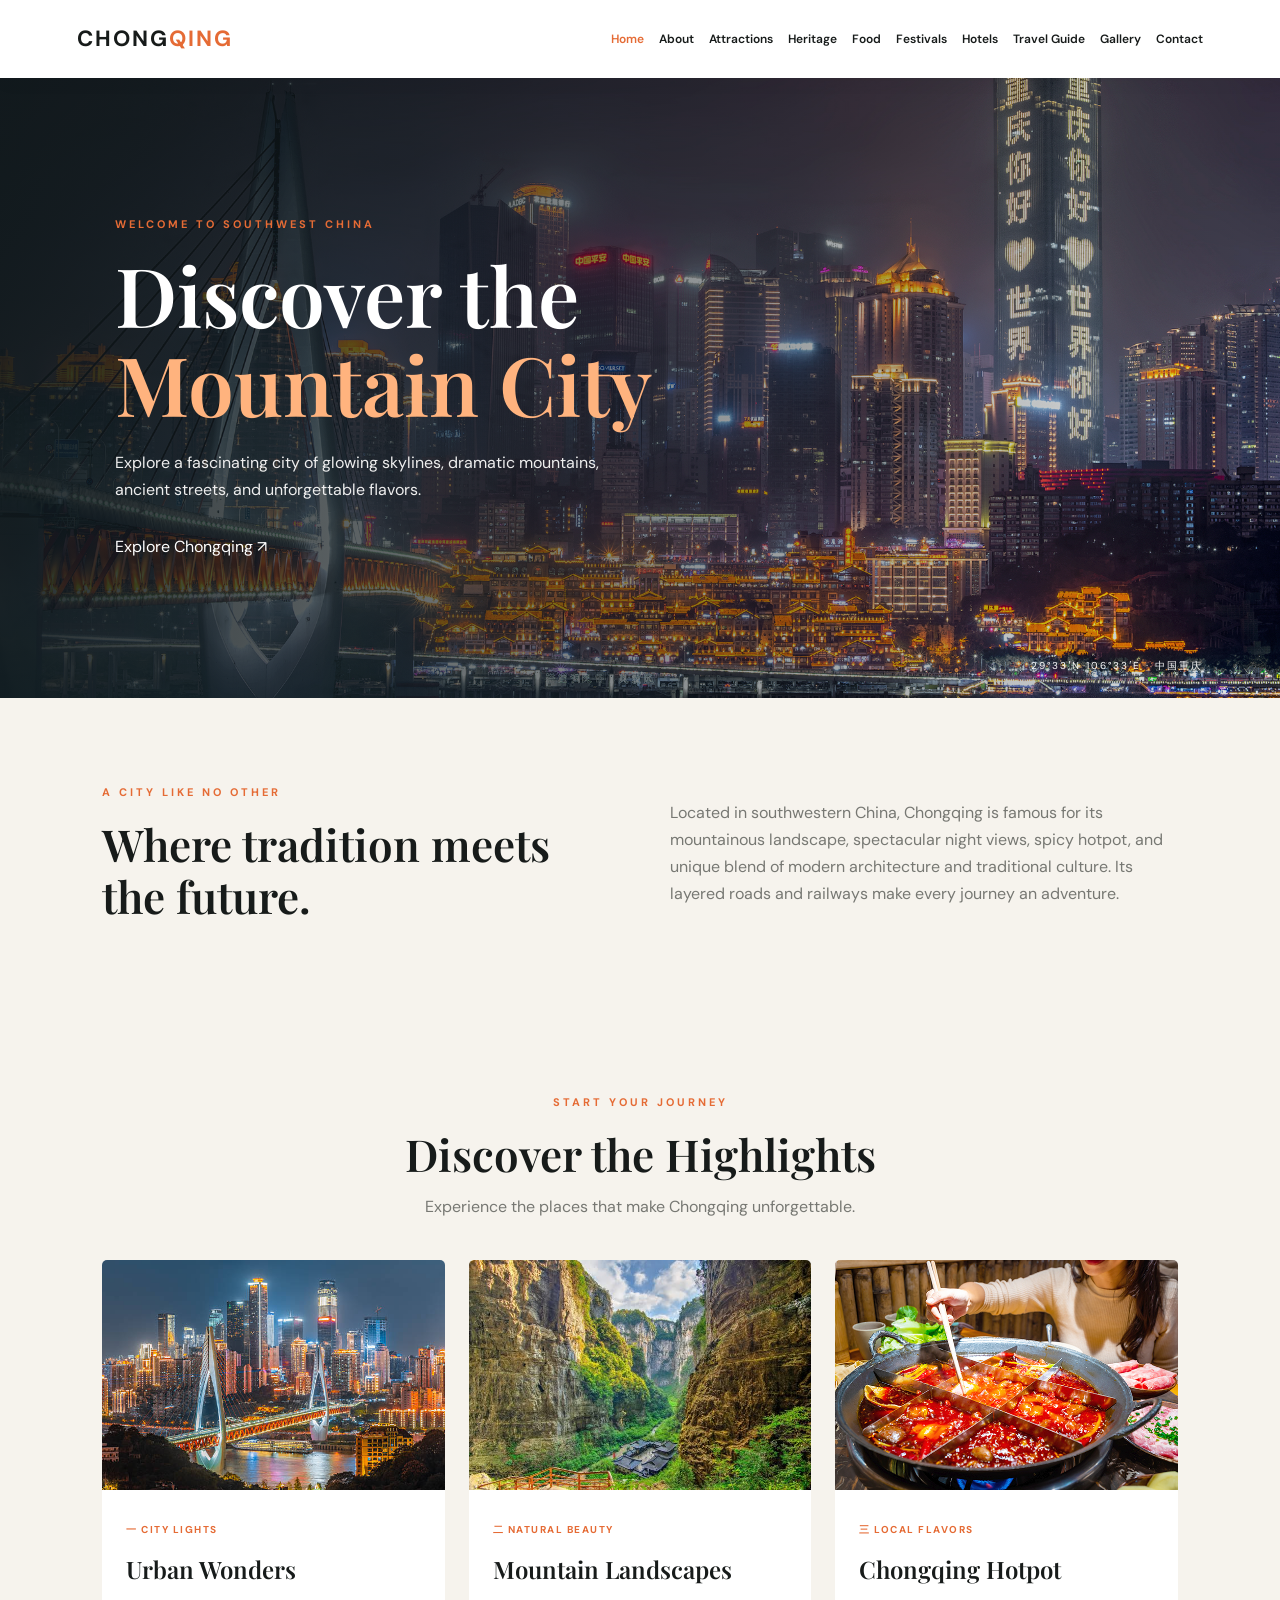
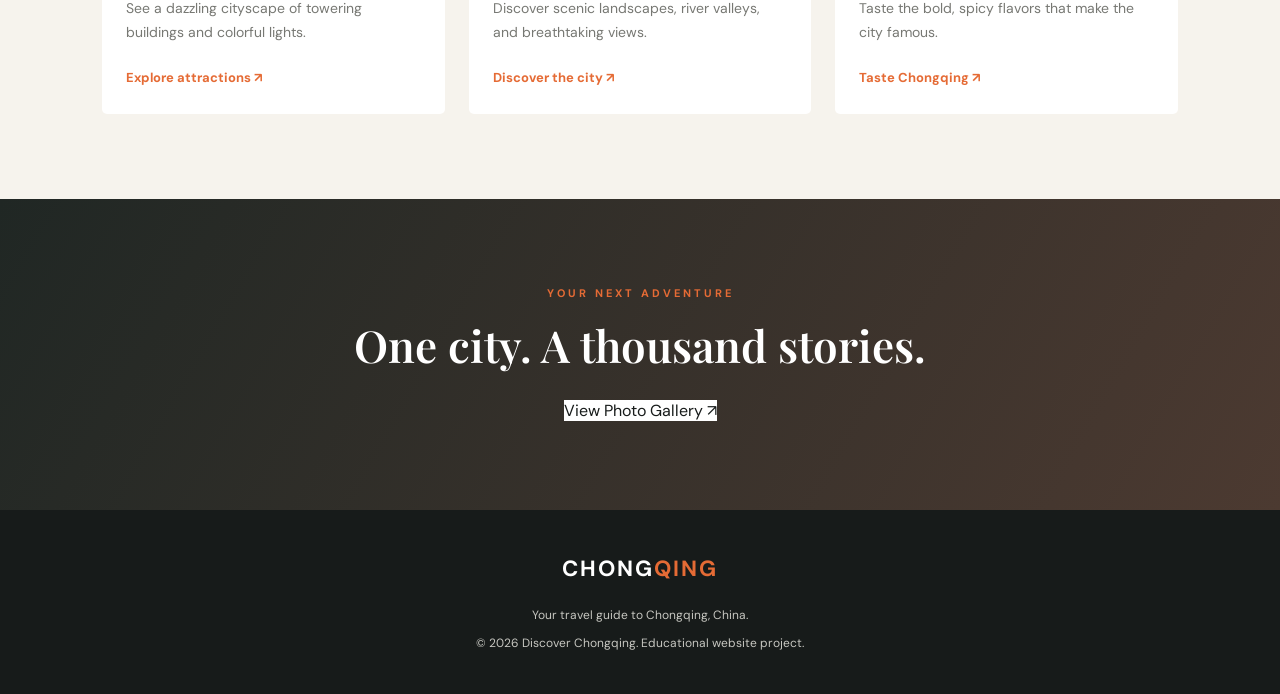
<file: index.html>
<!DOCTYPE html>
<html lang="en">
<head>
    <meta charset="UTF-8">
    <meta name="viewport" content="width=device-width, initial-scale=1.0">
    <title>Discover Chongqing | Tourism Guide</title>
    <link rel="stylesheet" href="style.css">
</head>
<body>

<header class="navbar">
    <a href="index.html" class="logo">CHONG<span>QING</span></a>


    <nav id="navMenu">
        <a href="index.html" class="active">Home</a>
        <a href="about.html">About</a>
        <a href="attractions.html">Attractions</a>
        <a href="heritage.html">Heritage</a>
        <a href="food.html">Food</a>
        <a href="festivals.html">Festivals</a>
        <a href="accomodation.html">Hotels</a>
        <a href="transportation.html">Travel Guide</a>
        <a href="gallery.html">Gallery</a>
        <a href="contact.html">Contact</a>
    </nav>
</header>

<section class="hero">
    <div class="hero-content">
        <p class="eyebrow">WELCOME TO SOUTHWEST CHINA</p>
        <h1>Discover the<br><span>Mountain City</span></h1>
        <p class="hero-description">
            Explore a fascinating city of glowing skylines, dramatic
            mountains, ancient streets, and unforgettable flavors.
        </p>
        <a href="attractions.html" class="btn">Explore Chongqing ↗</a>
    </div>
    <div class="hero-caption">29°33′N 106°33′E · 中国重庆</div>
</section>

<section class="intro section">
    <div>
        <p class="eyebrow">A CITY LIKE NO OTHER</p>
        <h2>Where tradition meets the future.</h2>
    </div>
    <p>
        Located in southwestern China, Chongqing is famous for its
        mountainous landscape, spectacular night views, spicy hotpot,
        and unique blend of modern architecture and traditional culture.
        Its layered roads and railways make every journey an adventure.
    </p>
</section>

<section class="section highlights">
    <div class="section-heading">
        <p class="eyebrow">START YOUR JOURNEY</p>
        <h2>Discover the Highlights</h2>
        <p>Experience the places that make Chongqing unforgettable.</p>
    </div>

    <div class="card-grid">
        <article class="place-card">
            <img src="image/nightchongqing.jpg">
            <div class="card-content">
                <span class="card-number">一 CITY LIGHTS</span>
                <h3>Urban Wonders</h3>
                <p>See a dazzling cityscape of towering buildings and colorful lights.</p>
                <a href="attractions.html">Explore attractions ↗</a>
            </div>
        </article>

        <article class="place-card">
            <img src="image/chongqingmountainindex.jfif"
                 alt="Mountain scenery">
            <div class="card-content">
                <span class="card-number">二 NATURAL BEAUTY</span>
                <h3>Mountain Landscapes</h3>
                <p>Discover scenic landscapes, river valleys, and breathtaking views.</p>
                <a href="about.html">Discover the city ↗</a>
            </div>
        </article>

        <article class="place-card">
            <img src="image/try-chongqing-hot-pot_80901.jpg"
                 alt="Chinese cuisine">
            <div class="card-content">
                <span class="card-number">三 LOCAL FLAVORS</span>
                <h3>Chongqing Hotpot</h3>
                <p>Taste the bold, spicy flavors that make the city famous.</p>
                <a href="food.html">Taste Chongqing ↗</a>
            </div>
        </article>
    </div>
</section>

<section class="quote-banner">
    <p class="eyebrow">YOUR NEXT ADVENTURE</p>
    <h2>One city. A thousand stories.</h2>
    <a href="gallery.html" class="btn btn-light">View Photo Gallery ↗</a>
</section>

<footer>
    <a href="index.html" class="logo">CHONG<span>QING</span></a>
    <p>Your travel guide to Chongqing, China.</p>
    <p>© 2026 Discover Chongqing. Educational website project.</p>
</footer>
</body>
</html>
</file>
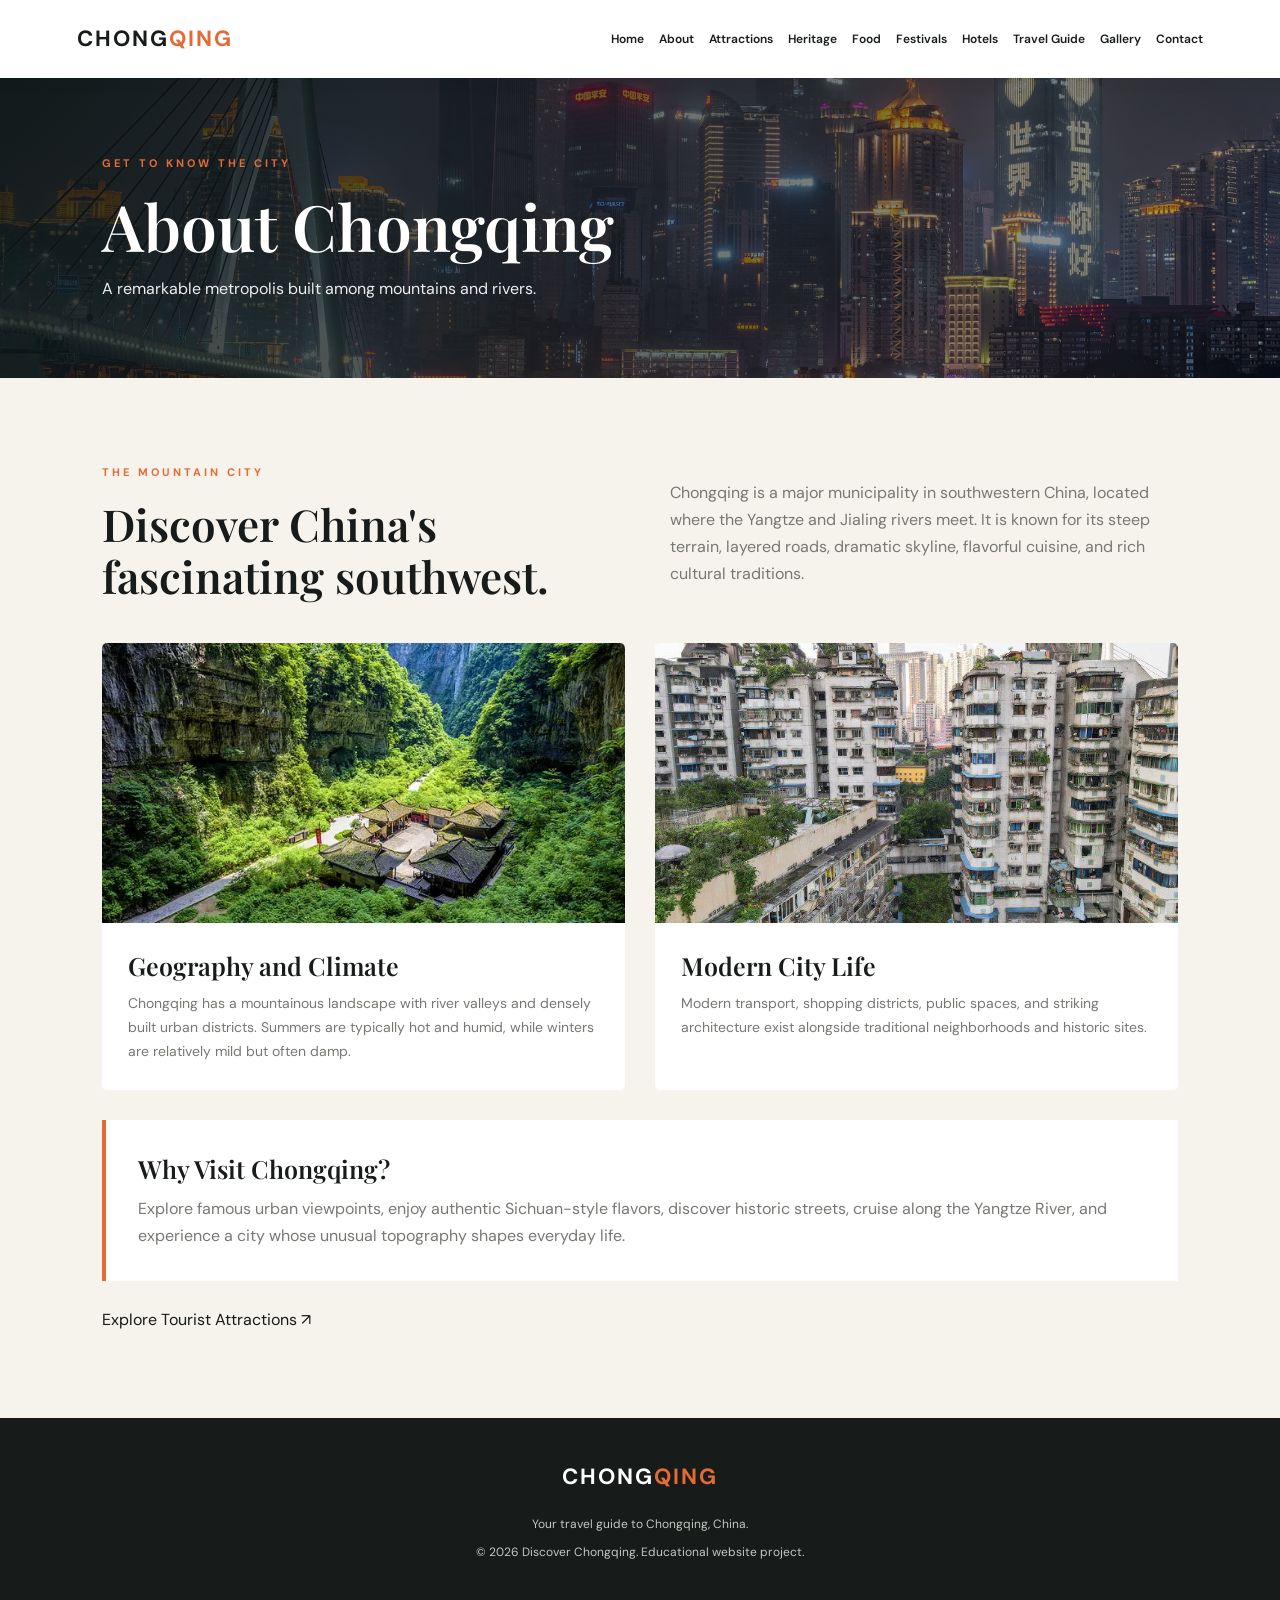
<file: about.html>
<!DOCTYPE html>
<html lang="en">
<head>
<meta charset="UTF-8">
<meta name="viewport" content="width=device-width, initial-scale=1.0">
<title>About Chongqing | Discover Chongqing</title>
<link rel="stylesheet" href="style.css">
</head>
<body>
<header class="navbar">
<a href="index.html" class="logo">CHONG<span>QING</span></a>
<nav id="navMenu">
<a href="index.html">Home</a>
<a href="about.html">About</a>
<a href="attractions.html">Attractions</a>
<a href="heritage.html">Heritage</a>
<a href="food.html">Food</a>
<a href="festivals.html">Festivals</a>
<a href="accomodation.html">Hotels</a>
<a href="transportation.html">Travel Guide</a>
<a href="gallery.html">Gallery</a>
<a href="contact.html">Contact</a>
</nav>
</header>

<section class="page-banner">
<p class="eyebrow">GET TO KNOW THE CITY</p>
<h1>About Chongqing</h1>
<p>A remarkable metropolis built among mountains and rivers.</p>
</section>

<section class="section">
<div class="intro">
<div>
<p class="eyebrow">THE MOUNTAIN CITY</p>
<h2>Discover China's fascinating southwest.</h2>
</div>
<p>Chongqing is a major municipality in southwestern China, located where the Yangtze and Jialing rivers meet. It is known for its steep terrain, layered roads, dramatic skyline, flavorful cuisine, and rich cultural traditions.</p>
</div>

<div class="content-grid" style="margin-top:40px">
<article class="content-block">
<img src="image/1mj4i12000m4ztd2k29DE_Z_640_10000_R5.jpg_.webp" alt="Mountainous Landscape">
<div class="content-text">
<h3>Geography and Climate</h3>
<p>Chongqing has a mountainous landscape with river valleys and densely built urban districts. Summers are typically hot and humid, while winters are relatively mild but often damp.</p>
</div>
</article>
<article class="content-block">
<img src="image/23cibbbpunpb1.jpg" alt="Urban architecture">
<div class="content-text">
<h3>Modern City Life</h3>
<p>Modern transport, shopping districts, public spaces, and striking architecture exist alongside traditional neighborhoods and historic sites.</p>
</div>
</article>
</div>

<div class="info-panel" style="margin-top:30px">
<h3>Why Visit Chongqing?</h3>
<p>Explore famous urban viewpoints, enjoy authentic Sichuan-style flavors, discover historic streets, cruise along the Yangtze River, and experience a city whose unusual topography shapes everyday life.</p>
</div>
<a class="btn" href="attractions.html">Explore Tourist Attractions ↗</a>
</section>

<footer><a href="index.html" class="logo">CHONG<span>QING</span></a><p>Your travel guide to Chongqing, China.</p><p>© 2026 Discover Chongqing. Educational website project.</p></footer>
</body>
</html>
</file>
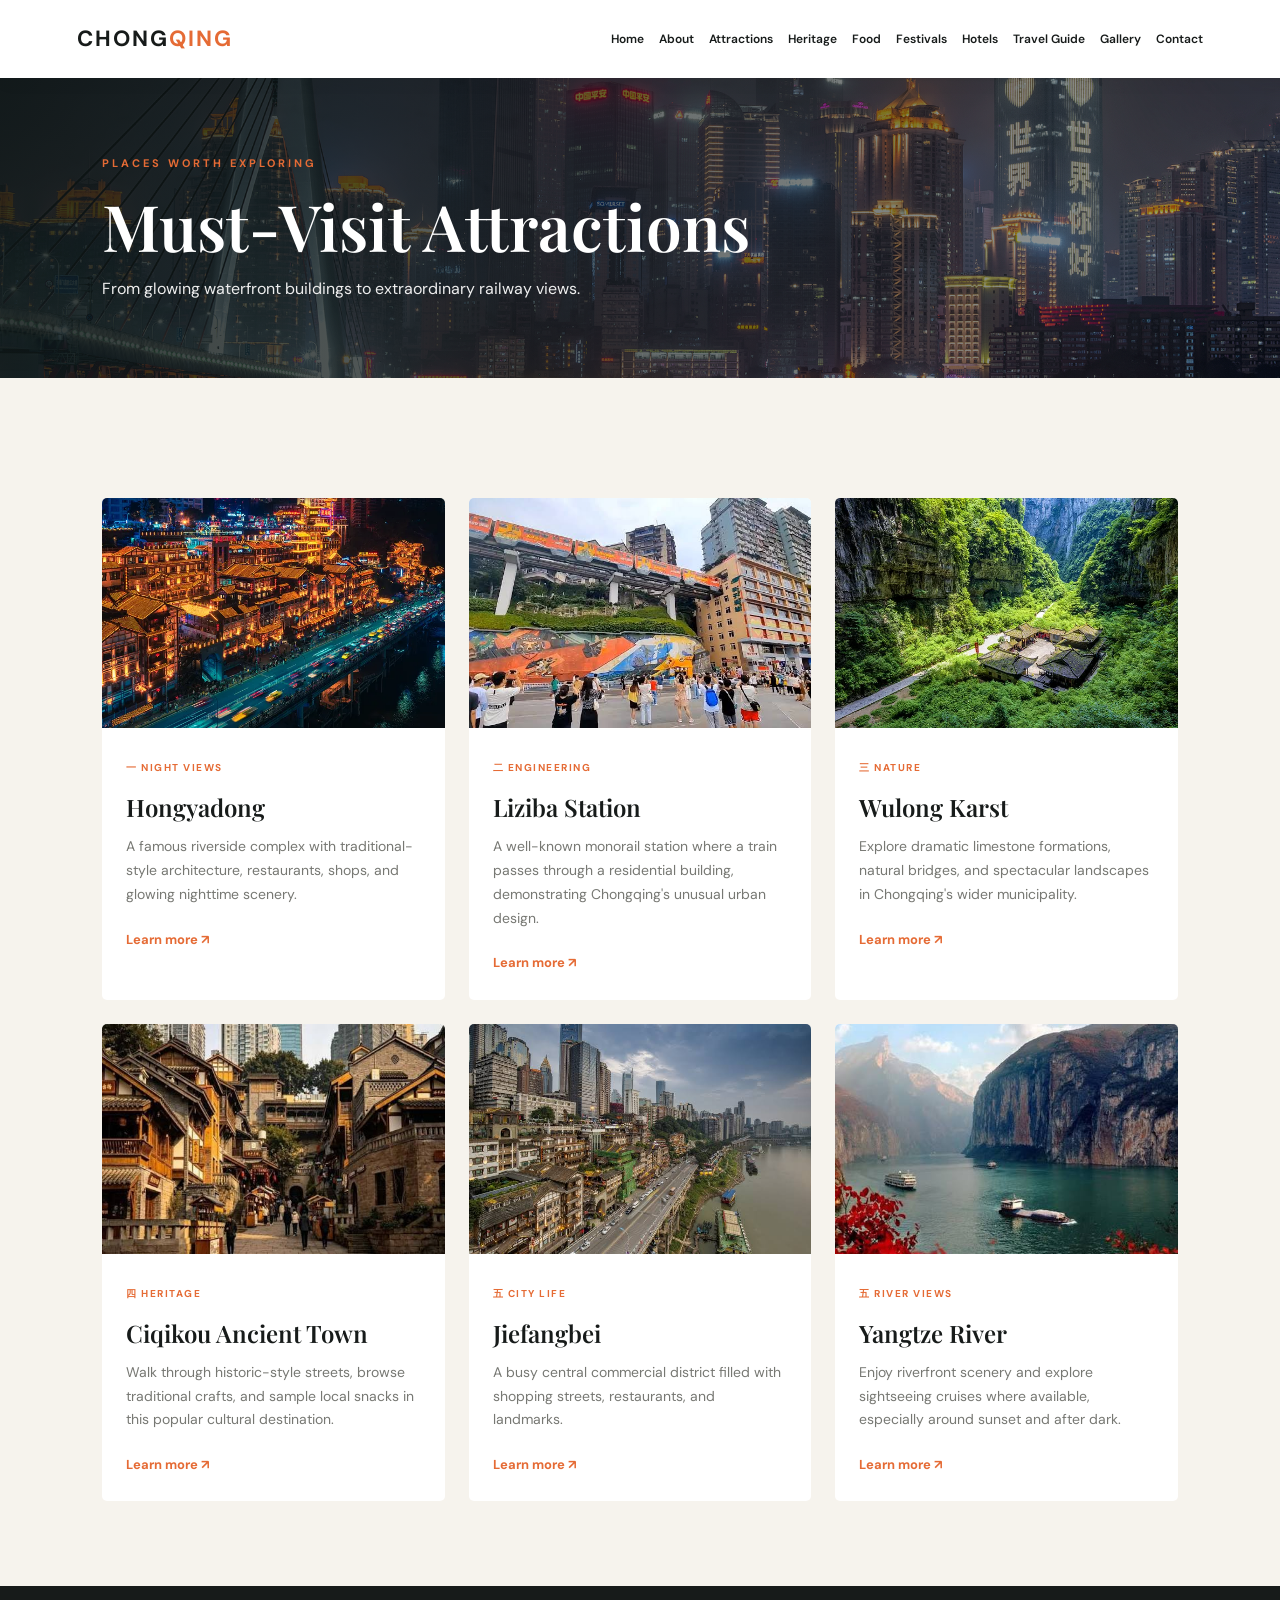
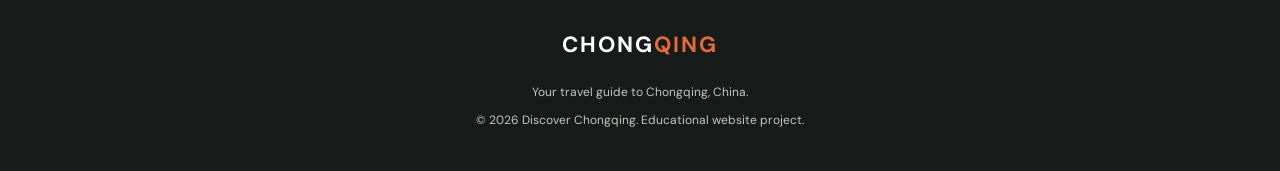
<file: attractions.html>
<!DOCTYPE html>
<html lang="en">
<head>
<meta charset="UTF-8">
<meta name="viewport" content="width=device-width, initial-scale=1.0">
<title>Tourist Attractions | Chongqing</title>
<link rel="stylesheet" href="style.css">
</head>

<body>
<header class="navbar">
<a href="index.html" class="logo">CHONG<span>QING</span></a>
<nav id="navMenu">
<a href="index.html">Home</a>
<a href="about.html">About</a>
<a href="attractions.html">Attractions</a>
<a href="heritage.html">Heritage</a>
<a href="food.html">Food</a>
<a href="festivals.html">Festivals</a>
<a href="accomodation.html">Hotels</a>
<a href="transportation.html">Travel Guide</a>
<a href="gallery.html">Gallery</a>
<a href="contact.html">Contact</a>
</nav>
</header>

<section class="page-banner">
<p class="eyebrow">PLACES WORTH EXPLORING</p>
<h1>Must-Visit Attractions</h1>
<p>From glowing waterfront buildings to extraordinary railway views.</p>
</section>

<section class="section">
<div class="card-grid">
<article class="place-card">
<img src="image/1mj5912000m4y6s6fA638_Z_640_10000_R5.jpg_.webp" alt="Night city skyline">
<div class="card-content"><span class="card-number">一 NIGHT VIEWS</span><h3>Hongyadong</h3><p>A famous riverside complex with traditional-style architecture, restaurants, shops, and glowing nighttime scenery.</p><a href="https://en.wikipedia.org/wiki/Hongya_Cave" target="_blank" rel="noopener">Learn more ↗</a></div>
</article>

<article class="place-card">
<img src="image/liziba.jfif" alt="Urban rail transportation">
<div class="card-content"><span class="card-number">二 ENGINEERING</span><h3>Liziba Station</h3><p>A well-known monorail station where a train passes through a residential building, demonstrating Chongqing's unusual urban design.</p><a href="https://en.wikipedia.org/wiki/Liziba_station" target="_blank" rel="noopener">Learn more ↗</a></div>
</article>

<article class="place-card">
<img src="image/1mj4i12000m4ztd2k29DE_Z_640_10000_R5.jpg_.webp" alt="Mountain scenery">
<div class="card-content"><span class="card-number"> 三 NATURE</span><h3>Wulong Karst</h3><p>Explore dramatic limestone formations, natural bridges, and spectacular landscapes in Chongqing's wider municipality.</p><a href="https://en.wikipedia.org/wiki/Wulong_Karst" target="_blank" rel="noopener">Learn more ↗</a></div>
</article>

<article class="place-card">
<img src="image/ciqikou.jfif" alt="Traditional architecture">
<div class="card-content"><span class="card-number">四 HERITAGE</span><h3>Ciqikou Ancient Town</h3><p>Walk through historic-style streets, browse traditional crafts, and sample local snacks in this popular cultural destination.</p><a href="https://en.wikipedia.org/wiki/Ciqikou" target="_blank" rel="noopener">Learn more ↗</a></div>
</article>

<article class="place-card">
<img src="image/images.jfif" alt="City architecture">
<div class="card-content"><span class="card-number">五 CITY LIFE</span><h3>Jiefangbei</h3><p>A busy central commercial district filled with shopping streets, restaurants, and landmarks.</p><a href="https://en.wikipedia.org/wiki/Jiefangbei_CBD" target="_blank" rel="noopener">Learn more ↗</a></div>
</article>

<article class="place-card">
<img src="image/chi.jfif" alt="River and mountains">
<div class="card-content"><span class="card-number">五 RIVER VIEWS</span><h3>Yangtze River</h3><p>Enjoy riverfront scenery and explore sightseeing cruises where available, especially around sunset and after dark.</p><a href="https://en.wikipedia.org/wiki/Yangtze" target="_blank" rel="noopener">Learn more ↗</a></div>
</article>
</div>
</section>

<footer><a href="index.html" class="logo">CHONG<span>QING</span></a><p>Your travel guide to Chongqing, China.</p><p>© 2026 Discover Chongqing. Educational website project.</p></footer>
</body>
</html>
</file>
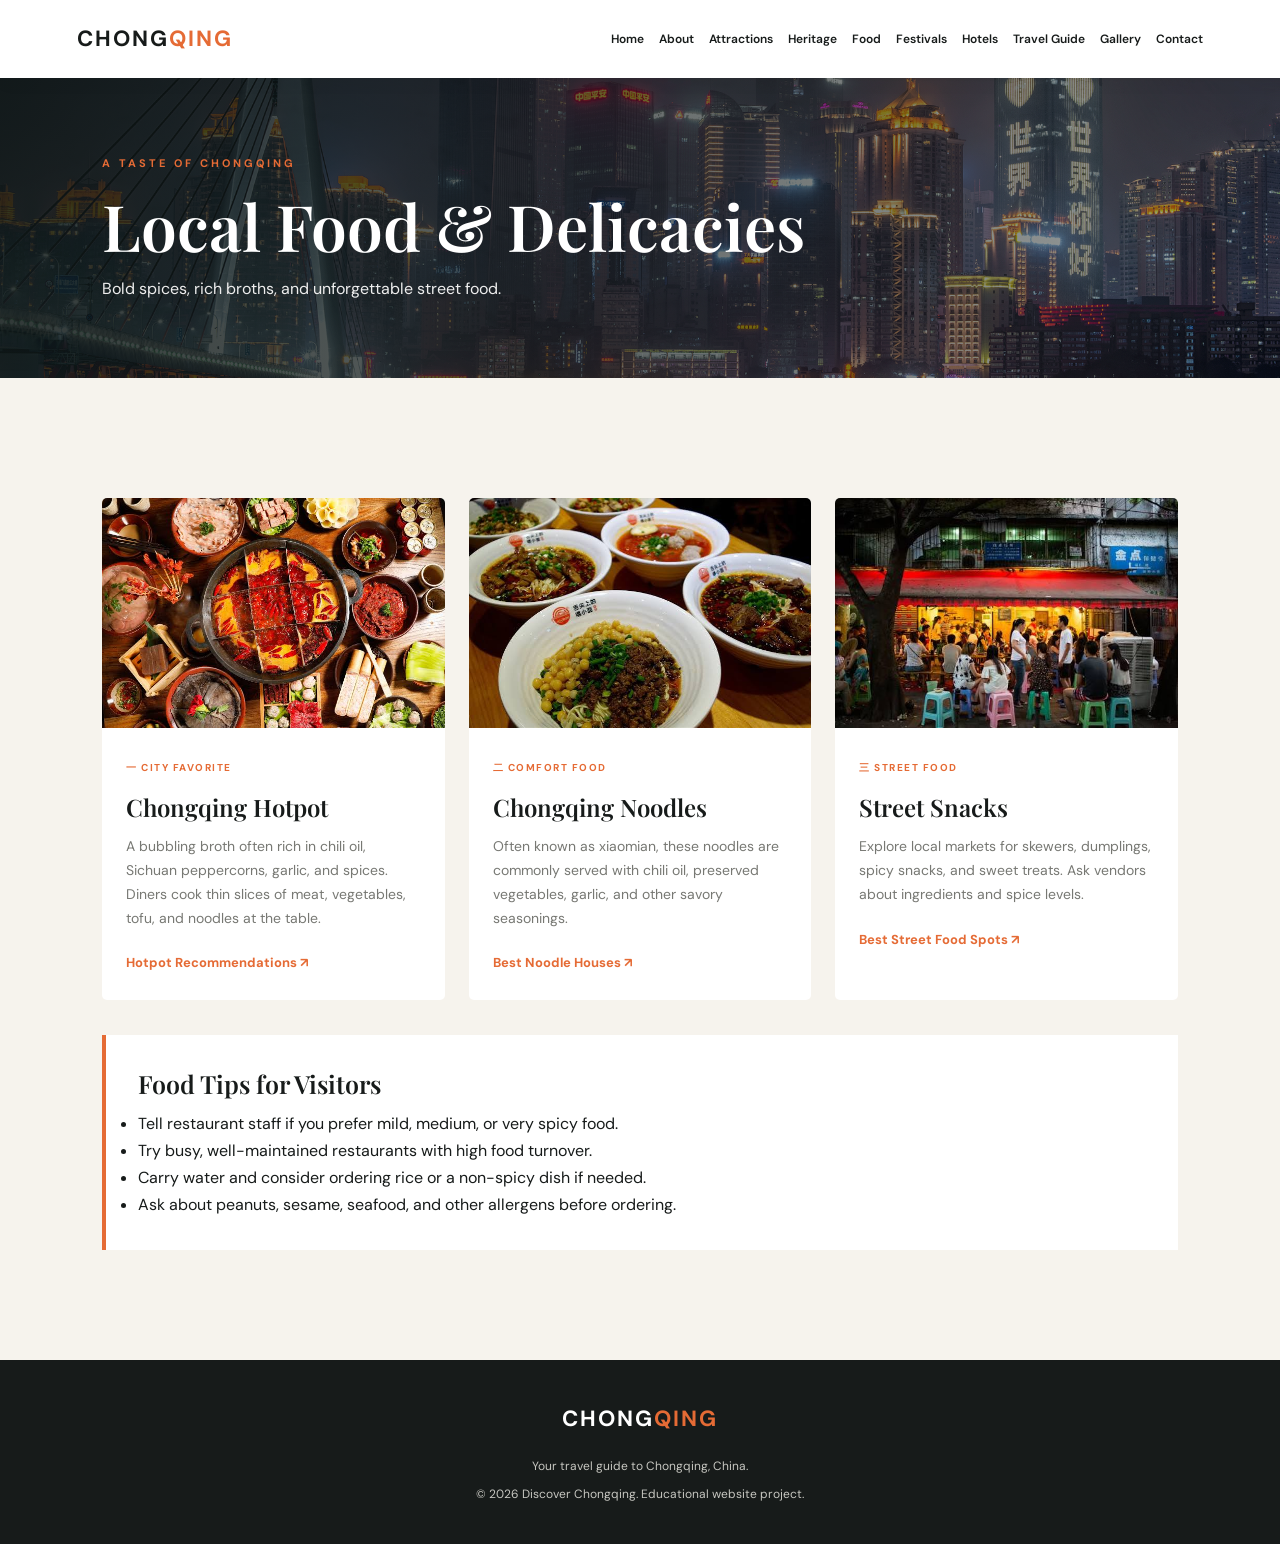
<file: food.html>
<!DOCTYPE html>
<html lang="en">
<head>
<meta charset="UTF-8">
<meta name="viewport" content="width=device-width, initial-scale=1.0">
<title>Food and Delicacies | Chongqing</title>
<link rel="stylesheet" href="style.css">
</head>
<body>
<header class="navbar">
<a href="index.html" class="logo">CHONG<span>QING</span></a>
<nav id="navMenu">
<a href="index.html">Home</a>
<a href="about.html">About</a>
<a href="attractions.html">Attractions</a>
<a href="heritage.html">Heritage</a>
<a href="food.html">Food</a>
<a href="festivals.html">Festivals</a>
<a href="accomodation.html">Hotels</a>
<a href="transportation.html">Travel Guide</a>
<a href="gallery.html">Gallery</a>
<a href="contact.html">Contact</a>
</nav>
</header>

<section class="page-banner">
<p class="eyebrow">A TASTE OF CHONGQING</p>
<h1>Local Food & Delicacies</h1>
<p>Bold spices, rich broths, and unforgettable street food.</p>
</section>

<section class="section">
<div class="card-grid">
<article class="place-card">
<img src="image/hatpat.jfif" alt="Asian hot food">
<div class="card-content"><span class="card-number">一 CITY FAVORITE</span><h3>Chongqing Hotpot</h3><p>A bubbling broth often rich in chili oil, Sichuan peppercorns, garlic, and spices. Diners cook thin slices of meat, vegetables, tofu, and noodles at the table.</p><a href="https://www.tripadvisor.com.ph/Restaurants-g294213-zfd10909-Chongqing-Hot_Pot.html" target="_blank" rel="noopener">Hotpot Recommendations ↗</a></div>
</article>
<article class="place-card">
<img src="image/nodols.jfif" alt="Noodle dish">
<div class="card-content"><span class="card-number">二 COMFORT FOOD</span><h3>Chongqing Noodles</h3><p>Often known as xiaomian, these noodles are commonly served with chili oil, preserved vegetables, garlic, and other savory seasonings.</p><a href="https://www.tripadvisor.com.ph/Restaurants-g294213-zfd10645-Chongqing-Noodle.html" target="_blank" rel="noopener">Best Noodle Houses ↗ </a></div>
</article>
<article class="place-card">
<img src="image/stritpod.jfif" alt="Street food">
<div class="card-content"><span class="card-number">三 STREET FOOD</span><h3>Street Snacks</h3><p>Explore local markets for skewers, dumplings, spicy snacks, and sweet treats. Ask vendors about ingredients and spice levels.</p><a href="https://www.tripadvisor.com/Restaurants-g294213-c10686-Chongqing.html" target="_blank" rel="noopener">Best Street Food Spots ↗ </a></div>
</article>
</div>

<div class="info-panel" style="margin-top:35px">
<h3>Food Tips for Visitors</h3>
<ul>
<li>Tell restaurant staff if you prefer mild, medium, or very spicy food.</li>
<li>Try busy, well-maintained restaurants with high food turnover.</li>
<li>Carry water and consider ordering rice or a non-spicy dish if needed.</li>
<li>Ask about peanuts, sesame, seafood, and other allergens before ordering.</li>
</ul>
</div>
</section>

<footer><a href="index.html" class="logo">CHONG<span>QING</span></a><p>Your travel guide to Chongqing, China.</p><p>© 2026 Discover Chongqing. Educational website project.</p></footer>
</body>
</html>
</file>
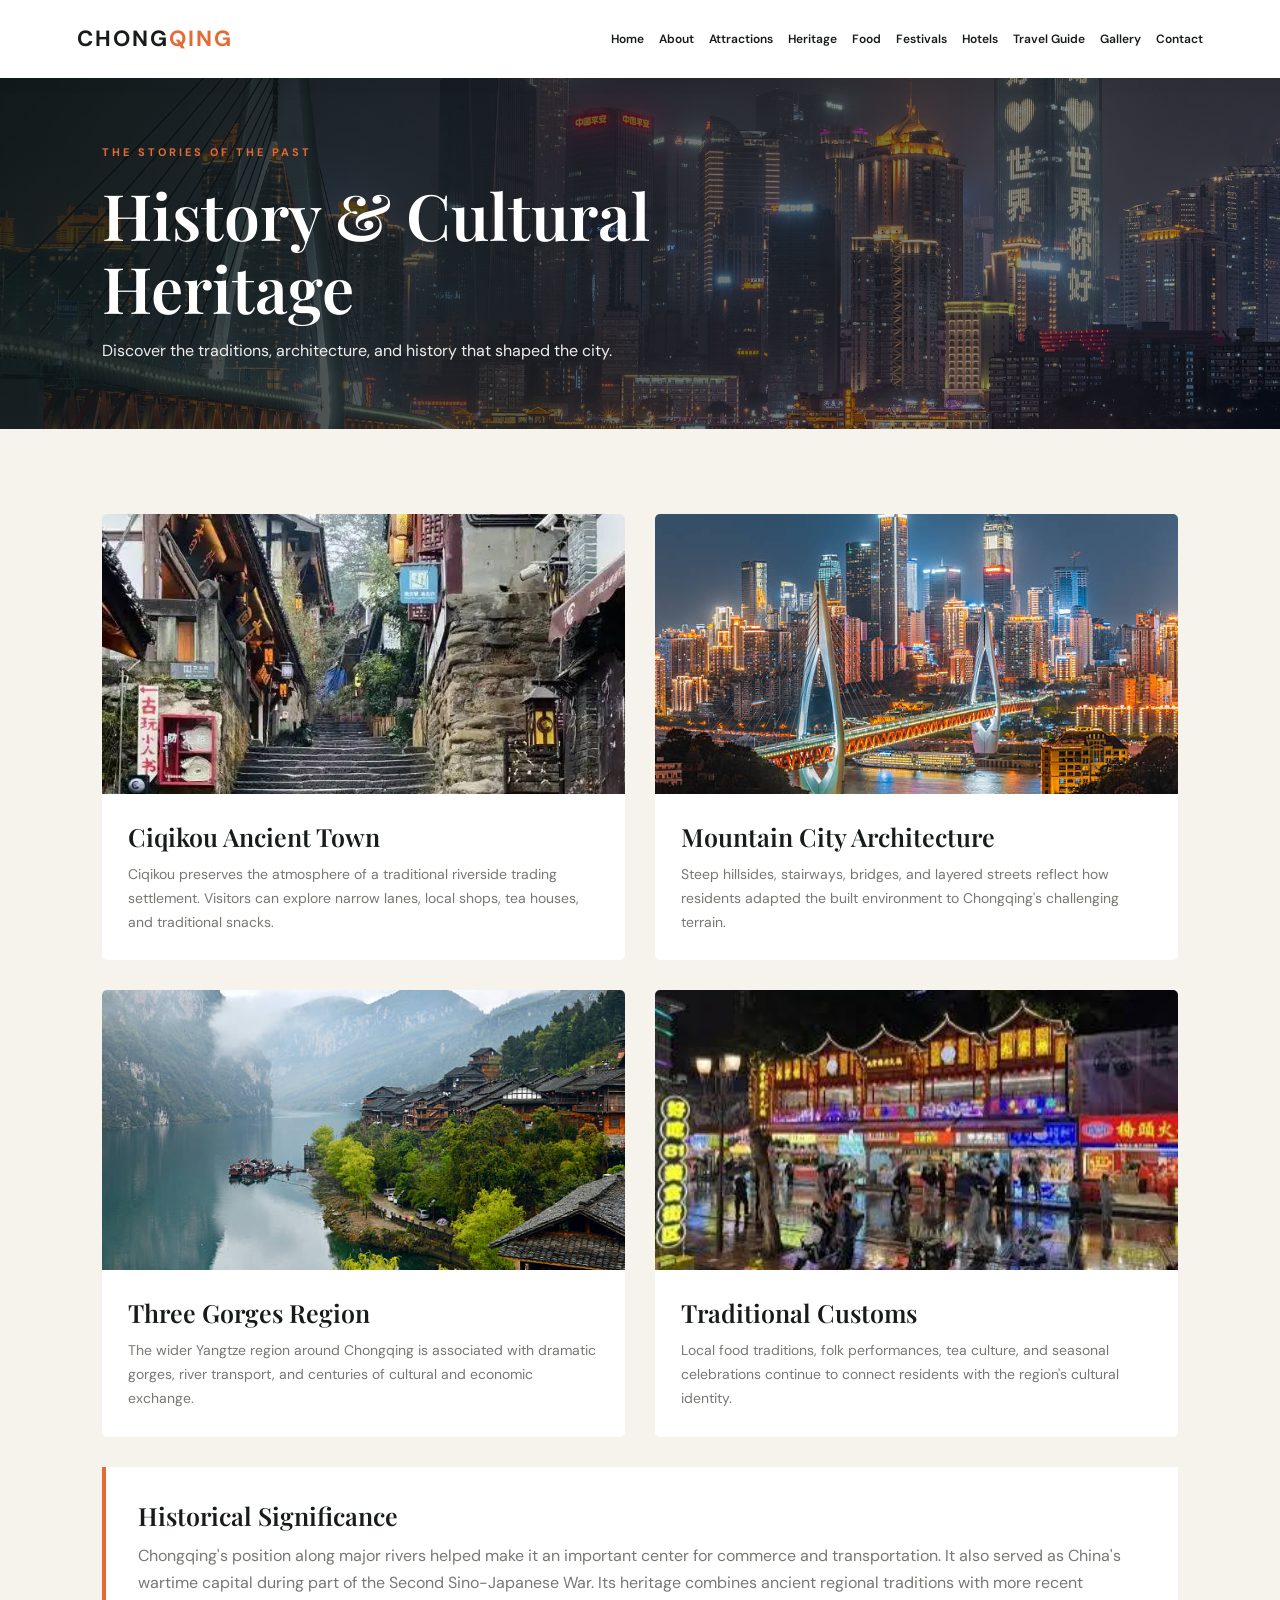
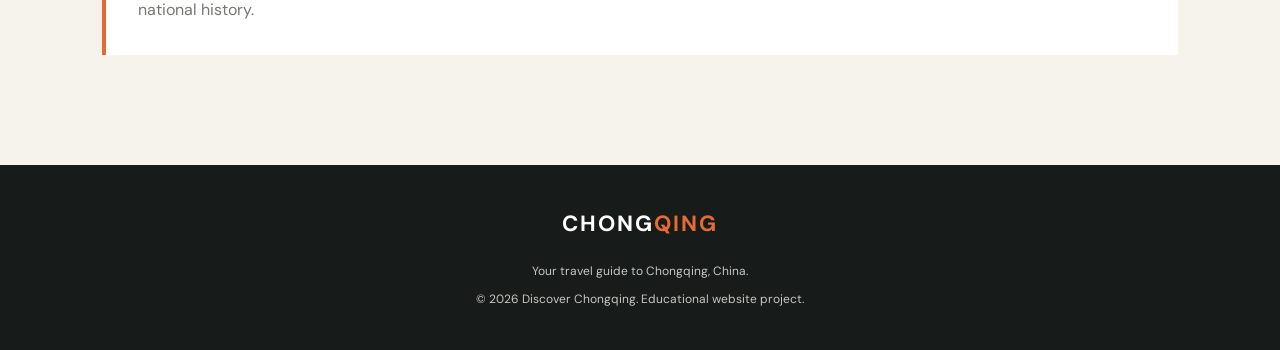
<file: heritage.html>
<!DOCTYPE html>
<html lang="en">
<head>
<meta charset="UTF-8">
<meta name="viewport" content="width=device-width, initial-scale=1.0">
<title>History and Heritage | Chongqing</title>
<link rel="stylesheet" href="style.css">
</head>
<body>
<header class="navbar">
<a href="index.html" class="logo">CHONG<span>QING</span></a>
<nav id="navMenu">
<a href="index.html">Home</a>
<a href="about.html">About</a>
<a href="attractions.html">Attractions</a>
<a href="heritage.html">Heritage</a>
<a href="food.html">Food</a>
<a href="festivals.html">Festivals</a>
<a href="accomodation.html">Hotels</a>
<a href="transportation.html">Travel Guide</a>
<a href="gallery.html">Gallery</a>
<a href="contact.html">Contact</a>
</nav>
</header>

<section class="page-banner">
<p class="eyebrow">THE STORIES OF THE PAST</p>
<h1>History & Cultural Heritage</h1>
<p>Discover the traditions, architecture, and history that shaped the city.</p>
</section>

<section class="section">
<div class="content-grid">
<article class="content-block">
<img src="image/haha.jfif" alt="Traditional Chinese architecture">
<div class="content-text"><h3>Ciqikou Ancient Town</h3><p>Ciqikou preserves the atmosphere of a traditional riverside trading settlement. Visitors can explore narrow lanes, local shops, tea houses, and traditional snacks.</p></div>
</article>
<article class="content-block">
<img src="image/hshshs.jpg" alt="Chongqing at night">
<div class="content-text"><h3>Mountain City Architecture</h3><p>Steep hillsides, stairways, bridges, and layered streets reflect how residents adapted the built environment to Chongqing's challenging terrain.</p></div>
</article>
<article class="content-block">
<img src="image/ily.jpg" alt="Natural landscape">
<div class="content-text"><h3>Three Gorges Region</h3><p>The wider Yangtze region around Chongqing is associated with dramatic gorges, river transport, and centuries of cultural and economic exchange.</p></div>
</article>
<article class="content-block">
<img src="image/pud.jfif" alt="Asian street at night">
<div class="content-text"><h3>Traditional Customs</h3><p>Local food traditions, folk performances, tea culture, and seasonal celebrations continue to connect residents with the region's cultural identity.</p></div>
</article>
</div>

<div class="info-panel" style="margin-top:30px">
<h3>Historical Significance</h3>
<p>Chongqing's position along major rivers helped make it an important center for commerce and transportation. It also served as China's wartime capital during part of the Second Sino-Japanese War. Its heritage combines ancient regional traditions with more recent national history.</p>
</div>
</section>

<footer><a href="index.html" class="logo">CHONG<span>QING</span></a><p>Your travel guide to Chongqing, China.</p><p>© 2026 Discover Chongqing. Educational website project.</p></footer>
</body>
</html>
</file>
<file: style.css>
/* =========================================
   1. GOOGLE FONTS
========================================= */

@import url('https://fonts.googleapis.com/css2?family=DM+Sans:wght@400;500;600;700&family=Playfair+Display:wght@500;600;700&display=swap');

/* =========================================
   2. GENERAL SETTINGS
========================================= */

:root {
    --dark: #171b1a;
    --orange: #e56b35;
    --cream: #f6f3ed;
    --muted: #777873;
    --white: #ffffff;
}

* {
    margin: 0;
    padding: 0;
    box-sizing: border-box;
}

html {
    scroll-behavior: smooth;
}

body {
    font-family: 'DM Sans', sans-serif;
    background: var(--cream);
    color: var(--dark);
    line-height: 1.7;
}

a {
    color: inherit;
    text-decoration: none;
}

img {
    width: 100%;
    display: block;
    object-fit: cover;
}
/* =========================================
   3. NAVIGATION BAR
========================================= */

.navbar {
    min-height: 78px;
    background: #fff;
    display: flex;
    align-items: center;
    justify-content: space-between;
    padding: 18px 6%;
    gap: 24px;
    position: sticky;
    top: 0;
    z-index: 100;
    box-shadow: 0 3px 20px #0000000a;
}

.logo {
    font-size: 22px;
    font-weight: 700;
    letter-spacing: 2px;
    white-space: nowrap;
}

.logo span {
    color: var(--orange);
}

nav {
    display: flex;
    flex-wrap: wrap;
    gap: 15px;
    align-items: center;
}

nav a {
    font-size: 12px;
    font-weight: 600;
    transition: color .2s;
}

nav a:hover,
nav a.active {
    color: var(--orange);
}

.menu-toggle {
    display: none;
    background: none;
    border: 0;
    font-size: 25px;
    cursor: pointer;
}

/* =========================================
   3. NAVIGATION BAR
========================================= */

.hero {
    min-height: 620px;
    position: relative;
    display: flex;
    align-items: center;
    padding: 80px 9%;
    color: white;
    background:
        linear-gradient(90deg, #111a1de8, #111a1d80, #111a1d18),
        url("image/Chongqing_Nightscape.jpg")
        center 48% / cover;
}

.hero-content {
    max-width: 690px;
}

.eyebrow {
    color: var(--orange);
    font-size: 11px;
    font-weight: 700;
    letter-spacing: 3px;
    margin-bottom: 16px;
}

.hero h1 {
    font: 600 clamp(44px, 7vw, 82px)/1.08 'Playfair Display', serif;
    margin-bottom: 22px;
}

.hero h1 span {
    color: #ffb37e;
}

.hero-description {
    max-width: 520px;
    color: #eee;
    margin-bottom: 30px;
}

.hero-caption {
    position: absolute;
    bottom: 24px;
    right: 6%;
    font-size: 10px;
    letter-spacing: 2px;
}

.btn:hover {
    background: #bc4e20;
    transform: translateY(-2px);
}

.btn-light {
    background: white;
    color: var(--dark);
}

.section {
    padding: 85px 8%;
}

.intro {
    display: grid;
    grid-template-columns: 1fr 1fr;
    gap: 60px;
    align-items: center;
}

h2 {
    font: 600 clamp(30px, 4vw, 44px)/1.2 'Playfair Display', serif;
}

.intro > p {
    color: var(--muted);
}

.section-heading {
    text-align: center;
    margin-bottom: 40px;
}

.section-heading > p:last-child {
    margin-top: 12px;
    color: var(--muted);
}

.card-grid {
    display: grid;
    grid-template-columns: repeat(3, minmax(0, 1fr));
    gap: 24px;
    margin-top: 35px;
}

.place-card {
    background: white;
    overflow: hidden;
    border-radius: 5px;
    transition: transform .25s, box-shadow .25s;
}

.place-card:hover {
    transform: translateY(-6px);
    box-shadow: 0 12px 30px #00000012;
}

.place-card img {
    height: 230px;
}

.card-content {
    padding: 24px;
}

.card-number {
    font-size: 10px;
    color: var(--orange);
    font-weight: 700;
    letter-spacing: 1.5px;
}

.card-content h3 {
    font: 600 24px 'Playfair Display', serif;
    margin: 12px 0;
}

.card-content p {
    font-size: 14px;
    color: var(--muted);
    margin-bottom: 18px;
}

.card-content a {
    color: var(--orange);
    font-size: 13px;
    font-weight: 700;
}

.quote-banner {
    padding: 85px 8%;
    text-align: center;
    color: white;
    background: linear-gradient(120deg, #202724, #4c3a31);
}

.quote-banner h2 {
    margin-bottom: 26px;
}

.page-banner {
    min-height: 300px;
    padding: 65px 8%;
    color: white;
    display: flex;
    flex-direction: column;
    justify-content: center;
    background:
        linear-gradient(90deg, #101918dc, #10191865),
        url("image/Chongqing_Nightscape.jpg")
        center / cover;
}

.page-banner h1 {
    font: 600 clamp(40px, 6vw, 64px)/1.15 'Playfair Display', serif;
    max-width: 800px;
}

.page-banner p:last-child {
    margin-top: 12px;
    color: #eeeeee;
    max-width: 650px;
}

.content-grid {
    display: grid;
    grid-template-columns: repeat(2, minmax(0, 1fr));
    gap: 30px;
}

.content-block {
    background: white;
    border-radius: 5px;
    overflow: hidden;
}

.content-block img {
    height: 280px;
}

.content-text {
    padding: 26px;
}

.content-text h3 {
    font: 600 25px 'Playfair Display', serif;
    margin-bottom: 10px;
}

.content-text p,
.content-text li {
    color: var(--muted);
    font-size: 14px;
}

.content-text ul {
    padding-left: 20px;
    margin: 12px 0;
}

.info-panel {
    background: white;
    padding: 32px;
    border-left: 4px solid var(--orange);
    margin-bottom: 25px;
}

.info-panel h3 {
    font: 600 25px 'Playfair Display', serif;
    margin-bottom: 10px;
}

.info-panel p {
    color: var(--muted);
}

.gallery-grid {
    display: grid;
    grid-template-columns: repeat(3, minmax(0, 1fr));
    gap: 14px;
}

.gallery-grid img {
    height: 250px;
    border-radius: 4px;
    transition: transform .25s;
}

.gallery-grid img:hover {
    transform: scale(1.025);
}

.travel-table {
    width: 100%;
    border-collapse: collapse;
    background: white;
    margin-top: 24px;
}

.travel-table th,
.travel-table td {
    padding: 16px;
    text-align: left;
    border-bottom: 1px solid #e9e5de;
}

.travel-table th {
    background: var(--dark);
    color: white;
}

.travel-table td {
    font-size: 14px;
}

.contact-form {
    display: grid;
    gap: 16px;
    max-width: 700px;
}

.contact-form input,
.contact-form textarea,
.contact-form select {
    padding: 14px;
    border: 1px solid #ddd7ce;
    background: white;
    font: inherit;
    width: 100%;
    border-radius: 3px;
}

.contact-form textarea {
    min-height: 140px;
    resize: vertical;
}

.contact-form input:focus,
.contact-form textarea:focus {
    outline: 2px solid #e56b3566;
}

footer {
    padding: 40px 8%;
    background: var(--dark);
    color: white;
    text-align: center;
}

footer p {
    color: #c7c7c1;
    font-size: 12px;
    margin-top: 8px;
}

footer .logo {
    display: inline-block;
    margin-bottom: 10px;
}

@media (max-width: 1050px) {
    .navbar {
        flex-wrap: wrap;
    }

    nav {
        gap: 12px;
    }

    nav a {
        font-size: 11px;
    }
}

@media (max-width: 760px) {
    .navbar {
        padding: 16px 5%;
    }

    .menu-toggle {
        display: block;
    }

    nav {
        display: none;
        width: 100%;
        flex-direction: column;
        align-items: flex-start;
        padding: 12px 0;
    }

    nav.show {
        display: flex;
    }

    nav a {
        font-size: 14px;
        padding: 5px 0;
    }

    .hero {
        min-height: 540px;
        padding: 55px 7%;
    }

    .hero-caption {
        left: 7%;
        right: auto;
        font-size: 9px;
    }

    .section {
        padding: 55px 6%;
    }

    .intro,
    .content-grid {
        grid-template-columns: 1fr;
        gap: 25px;
    }

    .card-grid {
        grid-template-columns: 1fr;
    }

    .gallery-grid {
        grid-template-columns: repeat(2, minmax(0, 1fr));
    }

    .gallery-grid img {
        height: 180px;
    }

    .travel-table th,
    .travel-table td {
        padding: 10px;
        font-size: 12px;
    }
}

@media (max-width: 420px) {
    .gallery-grid {
        grid-template-columns: 1fr;
    }

    .gallery-grid img {
        height: 230px;
    }
}
</file>
